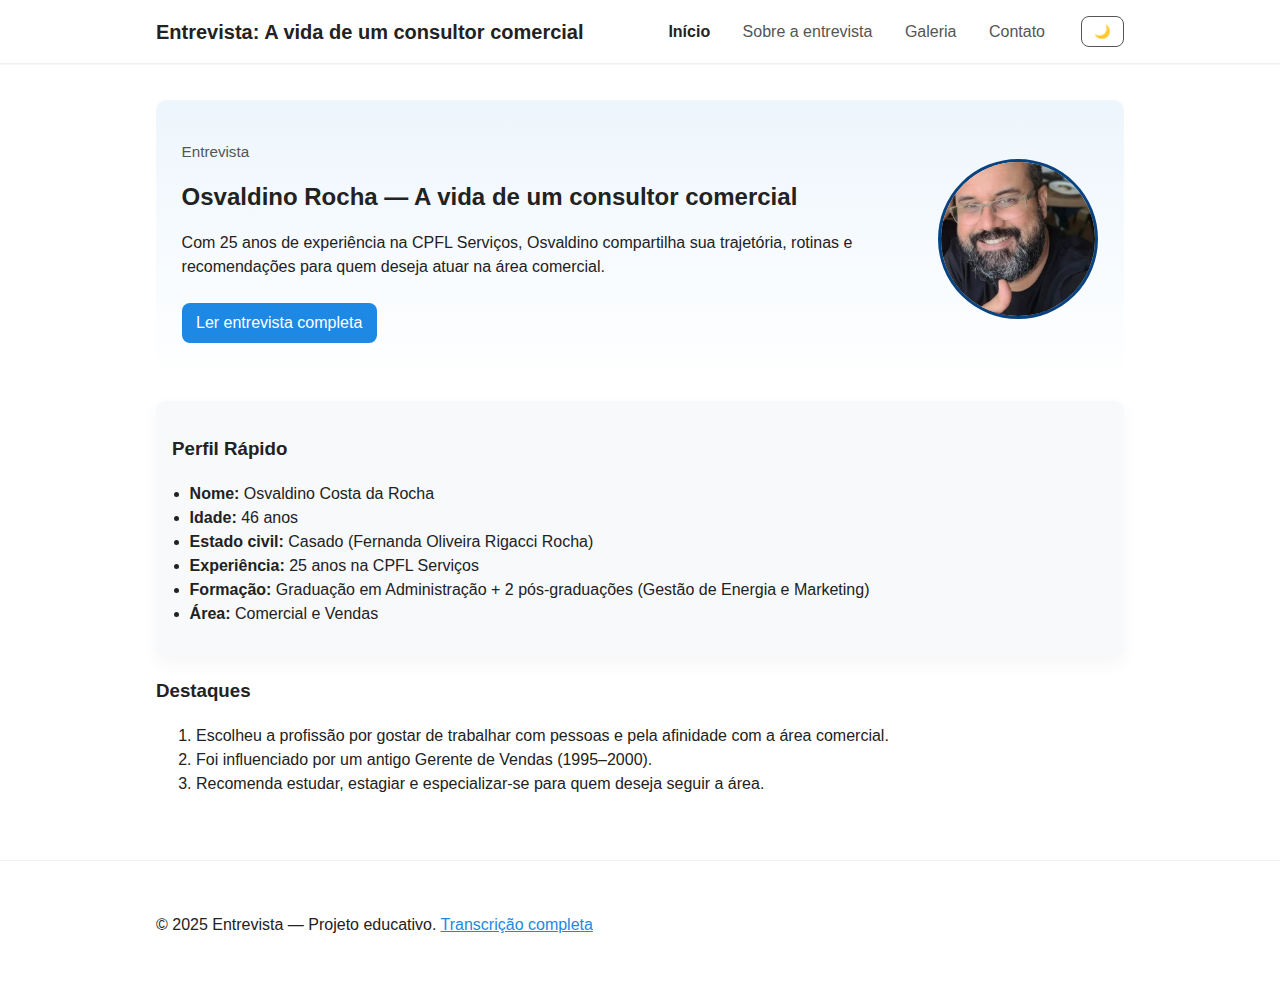
<file: index.html>
<!doctype html>
<html lang="pt-BR">
<head>
	<meta charset="utf-8">
	<meta name="viewport" content="width=device-width, initial-scale=1">
	<title>Entrevista — Osvaldino Rocha</title>
	<link rel="stylesheet" href="./assets/comum.css">
	<link rel="stylesheet" href="./assets/index.css">
	<link rel="stylesheet" href="./assets/entrevista.css">
	<script src="./scripts/script.js" defer></script>
</head>
<body>
	<header class="site-header">
		<div class="container">
			<h1 class="site-title">Entrevista: A vida de um consultor comercial</h1>
			<nav class="main-nav">
				<a href="./index.html" class="active">Início</a>
<a href="./pages/sobre.html">Sobre a entrevista</a>
<a href="./pages/galeria.html">Galeria</a>
<a href="./pages/contato.html">Contato</a>

			</nav>
			<button id="theme-toggle" class="theme-toggle" aria-label="Alternar modo">Modo escuro</button>
		</div>
	</header>

	<main class="container">
		<section class="hero">
			<div class="lead">
				<p class="kicker">Entrevista</p>
				<h2>Osvaldino Rocha — A vida de um consultor comercial</h2>
				<p>Com 25 anos de experiência na CPFL Serviços, Osvaldino compartilha sua trajetória, rotinas e recomendações para quem deseja atuar na área comercial.</p>
				<p><a href="/pages/sobre.html" class="btn">Ler entrevista completa</a></p>
			</div>
			<div class="hero-thumb">
				<img class="foto-perfil" src="./images/consultor de vendas.jpg">

			</div>
		</section>

		<section class="card">
			<h3>Perfil Rápido</h3>
			<ul>
				<li><strong>Nome:</strong> Osvaldino Costa da Rocha</li>
				<li><strong>Idade:</strong> 46 anos</li>
				<li><strong>Estado civil:</strong> Casado (Fernanda Oliveira Rigacci Rocha)</li>
				<li><strong>Experiência:</strong> 25 anos na CPFL Serviços</li>
				<li><strong>Formação:</strong> Graduação em Administração + 2 pós-graduações (Gestão de Energia e Marketing)</li>
				<li><strong>Área:</strong> Comercial e Vendas</li>
			</ul>
		</section>

		<section class="highlights">
			<h3>Destaques</h3>
			<ol>
				<li>Escolheu a profissão por gostar de trabalhar com pessoas e pela afinidade com a área comercial.</li>
				<li>Foi influenciado por um antigo Gerente de Vendas (1995–2000).</li>
				<li>Recomenda estudar, estagiar e especializar-se para quem deseja seguir a área.</li>
			</ol>
		</section>
	</main>

	<footer class="site-footer">
		<div class="container">
			<p>© 2025 Entrevista — Projeto educativo. <a href="./pages/sobre.html">Transcrição completa</a>
</p>
		</div>
	</footer>
</body>
</html>
</file>
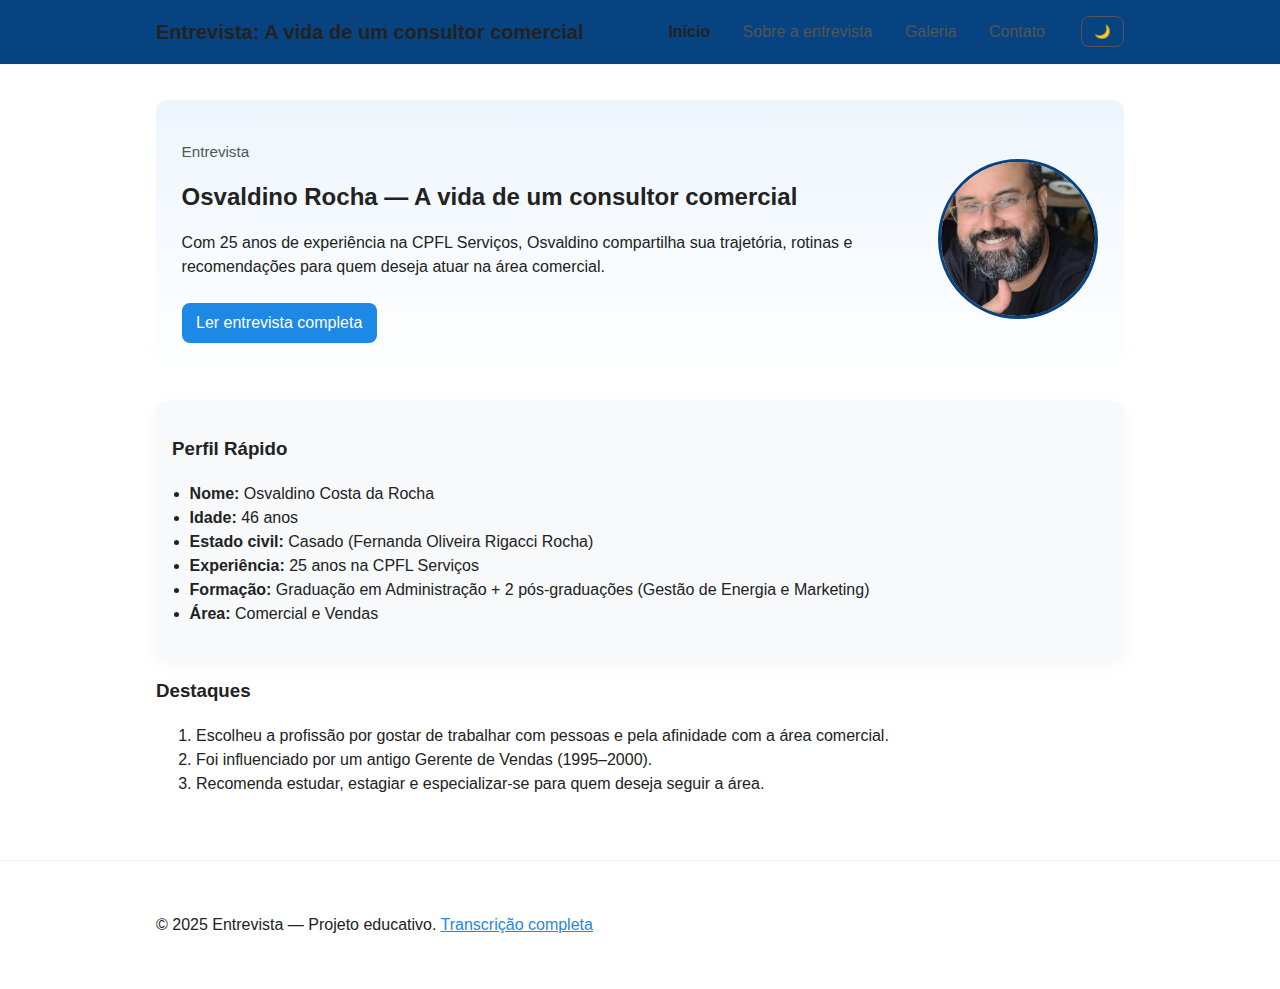
<file: pages/index.html>
<!doctype html>
<html lang="pt-BR">
<head>
	<meta charset="utf-8">
	<meta name="viewport" content="width=device-width, initial-scale=1">
	<title>Entrevista — Osvaldino Rocha</title>
	<link rel="stylesheet" href="/assets/comum.css">
	<link rel="stylesheet" href="/assets/index.css">
	<script src="/scripts/script.js" defer></script>
</head>
<body>
	<header class="site-header">
		<div class="container">
			<h1 class="site-title">Entrevista: A vida de um consultor comercial</h1>
			<nav class="main-nav">
				<a href="index.html" class="active">Início</a>
				<a href="sobre.html">Sobre a entrevista</a>
				<a href="galeria.html">Galeria</a>
				<a href="contato.html">Contato</a>
			</nav>
			<button id="theme-toggle" class="theme-toggle" aria-label="Alternar modo">Modo escuro</button>
		</div>
	</header>

	<main class="container">
		<section class="hero">
			<div class="lead">
				<p class="kicker">Entrevista</p>
				<h2>Osvaldino Rocha — A vida de um consultor comercial</h2>
				<p>Com 25 anos de experiência na CPFL Serviços, Osvaldino compartilha sua trajetória, rotinas e recomendações para quem deseja atuar na área comercial.</p>
				<p><a href="sobre.html" class="btn">Ler entrevista completa</a></p>
			</div>
			<div class="hero-thumb">
				<img class="foto-perfil" src="/images/consultor de vendas.jpg" alt="Foto de perfil (placeholder)">
			</div>
		</section>

		<section class="card">
			<h3>Perfil Rápido</h3>
			<ul>
				<li><strong>Nome:</strong> Osvaldino Costa da Rocha</li>
				<li><strong>Idade:</strong> 46 anos</li>
				<li><strong>Estado civil:</strong> Casado (Fernanda Oliveira Rigacci Rocha)</li>
				<li><strong>Experiência:</strong> 25 anos na CPFL Serviços</li>
				<li><strong>Formação:</strong> Graduação em Administração + 2 pós-graduações (Gestão de Energia e Marketing)</li>
				<li><strong>Área:</strong> Comercial e Vendas</li>
			</ul>
		</section>

		<section class="highlights">
			<h3>Destaques</h3>
			<ol>
				<li>Escolheu a profissão por gostar de trabalhar com pessoas e pela afinidade com a área comercial.</li>
				<li>Foi influenciado por um antigo Gerente de Vendas (1995–2000).</li>
				<li>Recomenda estudar, estagiar e especializar-se para quem deseja seguir a área.</li>
			</ol>
		</section>
	</main>

	<footer class="site-footer">
		<div class="container">
			<p>© 2025 Entrevista — Projeto educativo. <a href="sobre.html">Transcrição completa</a></p>
		</div>
	</footer>
</body>
</html>
</file>
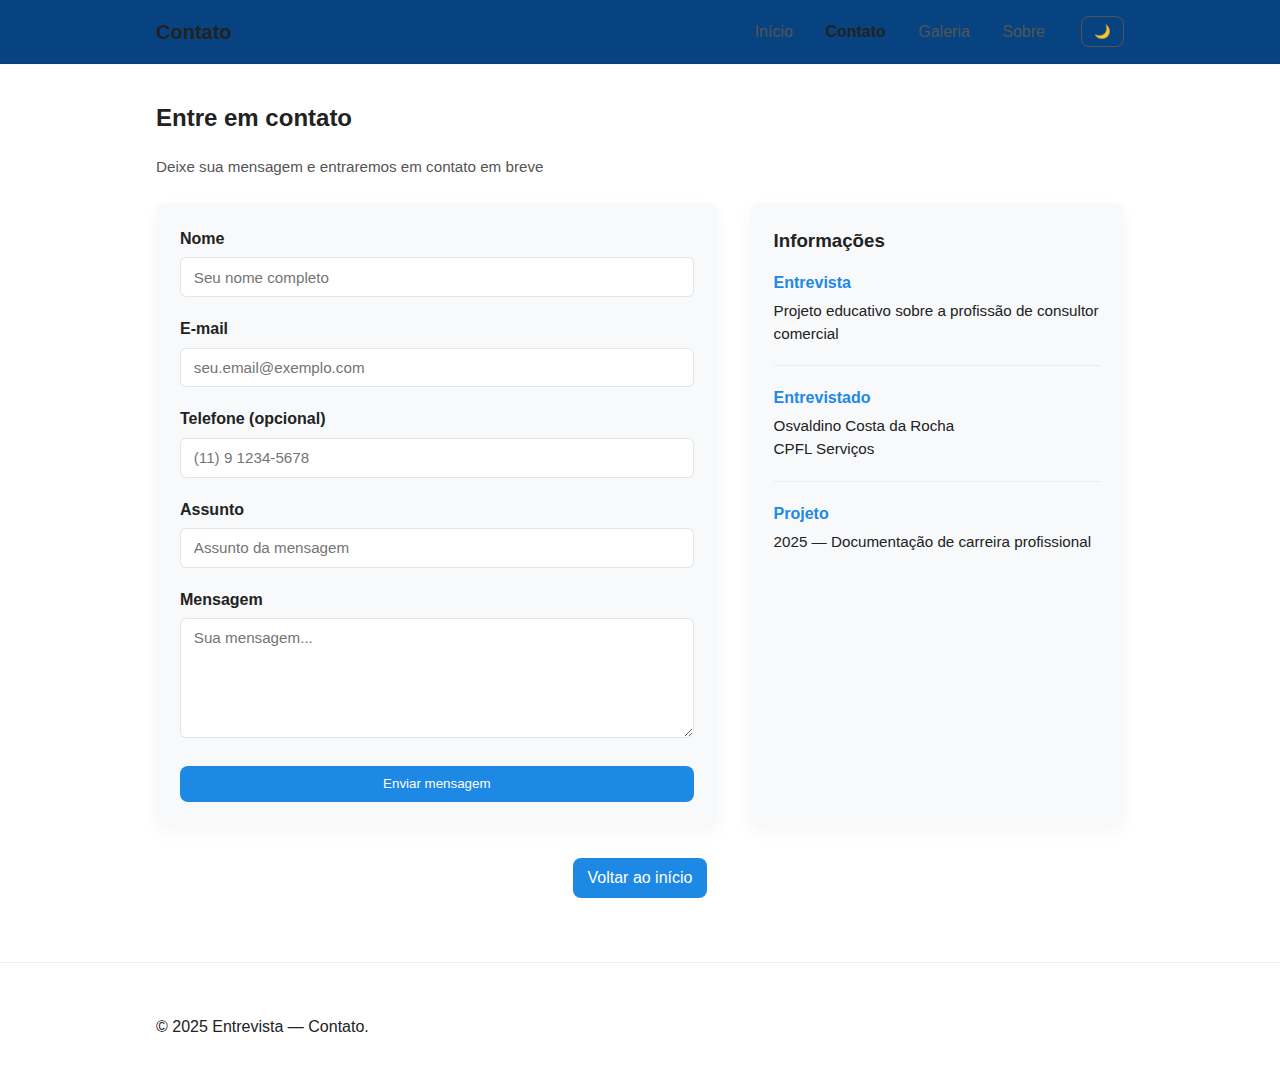
<file: pages/contato.html>
<!doctype html>
<html lang="pt-BR">
<head>
  <meta charset="utf-8">
  <meta name="viewport" content="width=device-width, initial-scale=1">
  <title>Contato — Entrevista</title>

  <!-- Caminhos corrigidos -->
  <link rel="stylesheet" href="../assets/comum.css">
  <link rel="stylesheet" href="../assets/contato.css">
  <script src="../scripts/script.js" defer></script>
</head>

<body>
  <header class="site-header">
    <div class="container">
      <h1 class="site-title">Contato</h1>

      <nav class="main-nav">

        <!-- Links corrigidos -->
        <a href="../index.html">Início</a>
        <a href="./contato.html" class="active">Contato</a>
        <a href="./galeria.html">Galeria</a>
        <a href="./sobre.html">Sobre</a>

      </nav>

      <button id="theme-toggle" class="theme-toggle" aria-label="Alternar modo">
        Modo escuro
      </button>
    </div>
  </header>

  <main class="container">
    <section class="intro">
      <h2>Entre em contato</h2>
      <p class="kicker">Deixe sua mensagem e entraremos em contato em breve</p>
    </section>

    <div class="contact-wrapper">
      <form class="contact-form" id="contactForm">
        <div class="form-group">
          <label for="name">Nome</label>
          <input type="text" id="name" name="name" required placeholder="Seu nome completo">
        </div>

        <div class="form-group">
          <label for="email">E-mail</label>
          <input type="email" id="email" name="email" required placeholder="seu.email@exemplo.com">
        </div>

        <div class="form-group">
          <label for="phone">Telefone (opcional)</label>
          <input type="tel" id="phone" name="phone" placeholder="(11) 9 1234-5678">
        </div>

        <div class="form-group">
          <label for="subject">Assunto</label>
          <input type="text" id="subject" name="subject" required placeholder="Assunto da mensagem">
        </div>

        <div class="form-group">
          <label for="message">Mensagem</label>
          <textarea id="message" name="message" rows="5" required placeholder="Sua mensagem..."></textarea>
        </div>

        <button type="submit" class="btn btn-submit">Enviar mensagem</button>
      </form>

      <div class="contact-info">
        <h3>Informações</h3>

        <div class="info-item">
          <strong>Entrevista</strong>
          <p>Projeto educativo sobre a profissão de consultor comercial</p>
        </div>

        <div class="info-item">
          <strong>Entrevistado</strong>
          <p>Osvaldino Costa da Rocha<br>CPFL Serviços</p>
        </div>

        <div class="info-item">
          <strong>Projeto</strong>
          <p>2025 — Documentação de carreira profissional</p>
        </div>
      </div>
    </div>

    <p style="margin-top:1.5rem;text-align:center;">
      <a href="../index.html" class="btn">Voltar ao início</a>
    </p>
  </main>

  <footer class="site-footer">
    <div class="container">
      <p>© 2025 Entrevista — Contato.</p>
    </div>
  </footer>

  <script>
    document.getElementById('contactForm').addEventListener('submit', function(e) {
      e.preventDefault();
      alert('Obrigado pela mensagem! Em breve entraremos em contato.');
      this.reset();
    });
  </script>

</body>
</html>
</file>
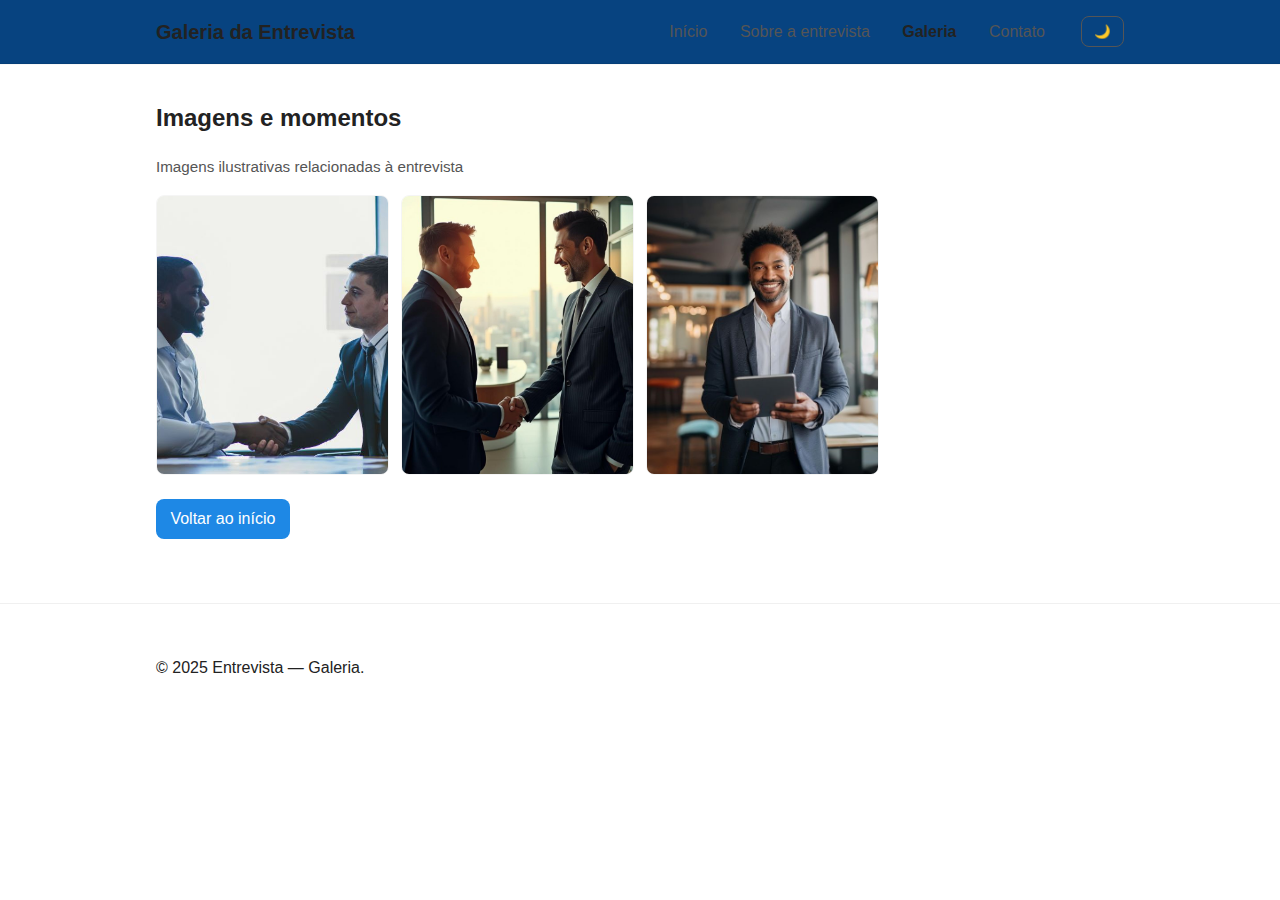
<file: pages/galeria.html>
<!doctype html>
<html lang="pt-BR">
<head>
  <meta charset="utf-8">
  <meta name="viewport" content="width=device-width, initial-scale=1">
  <title>Galeria — Entrevista</title>

  <!-- Caminhos corrigidos -->
  <link rel="stylesheet" href="../assets/comum.css">
  <script src="../scripts/script.js" defer></script>
</head>
<body>
  <header class="site-header">
    <div class="container">
      <h1 class="site-title">Galeria da Entrevista</h1>
      <nav class="main-nav">

        <!-- Links corrigidos -->
        <a href="../index.html">Início</a>
        <a href="sobre.html">Sobre a entrevista</a>
        <a href="galeria.html" class="active">Galeria</a>
        <a href="contato.html">Contato</a>

      </nav>
      <button id="theme-toggle" class="theme-toggle" aria-label="Alternar modo">Modo escuro</button>
    </div>
  </header>

  <main class="container">
    <section class="intro">
      <h2>Imagens e momentos</h2>
      <p class="kicker">Imagens ilustrativas relacionadas à entrevista</p>
    </section>

    <section class="gallery">

      <!-- Caminhos corrigidos -->
      <img src="../images/consultor.jpg" alt="Imagem 1">
      <img src="../images/entrevista vendedor.jpg" alt="Imagem 2">
      <img src="../images/vendedor.jpg" alt="Imagem 3">

    </section>

    <p style="margin-top:1rem;">
      <a href="../index.html" class="btn">Voltar ao início</a>
    </p>
  </main>

  <footer class="site-footer">
    <div class="container">
      <p>© 2025 Entrevista — Galeria.</p>
    </div>
  </footer>
</body>
</html>
</file>
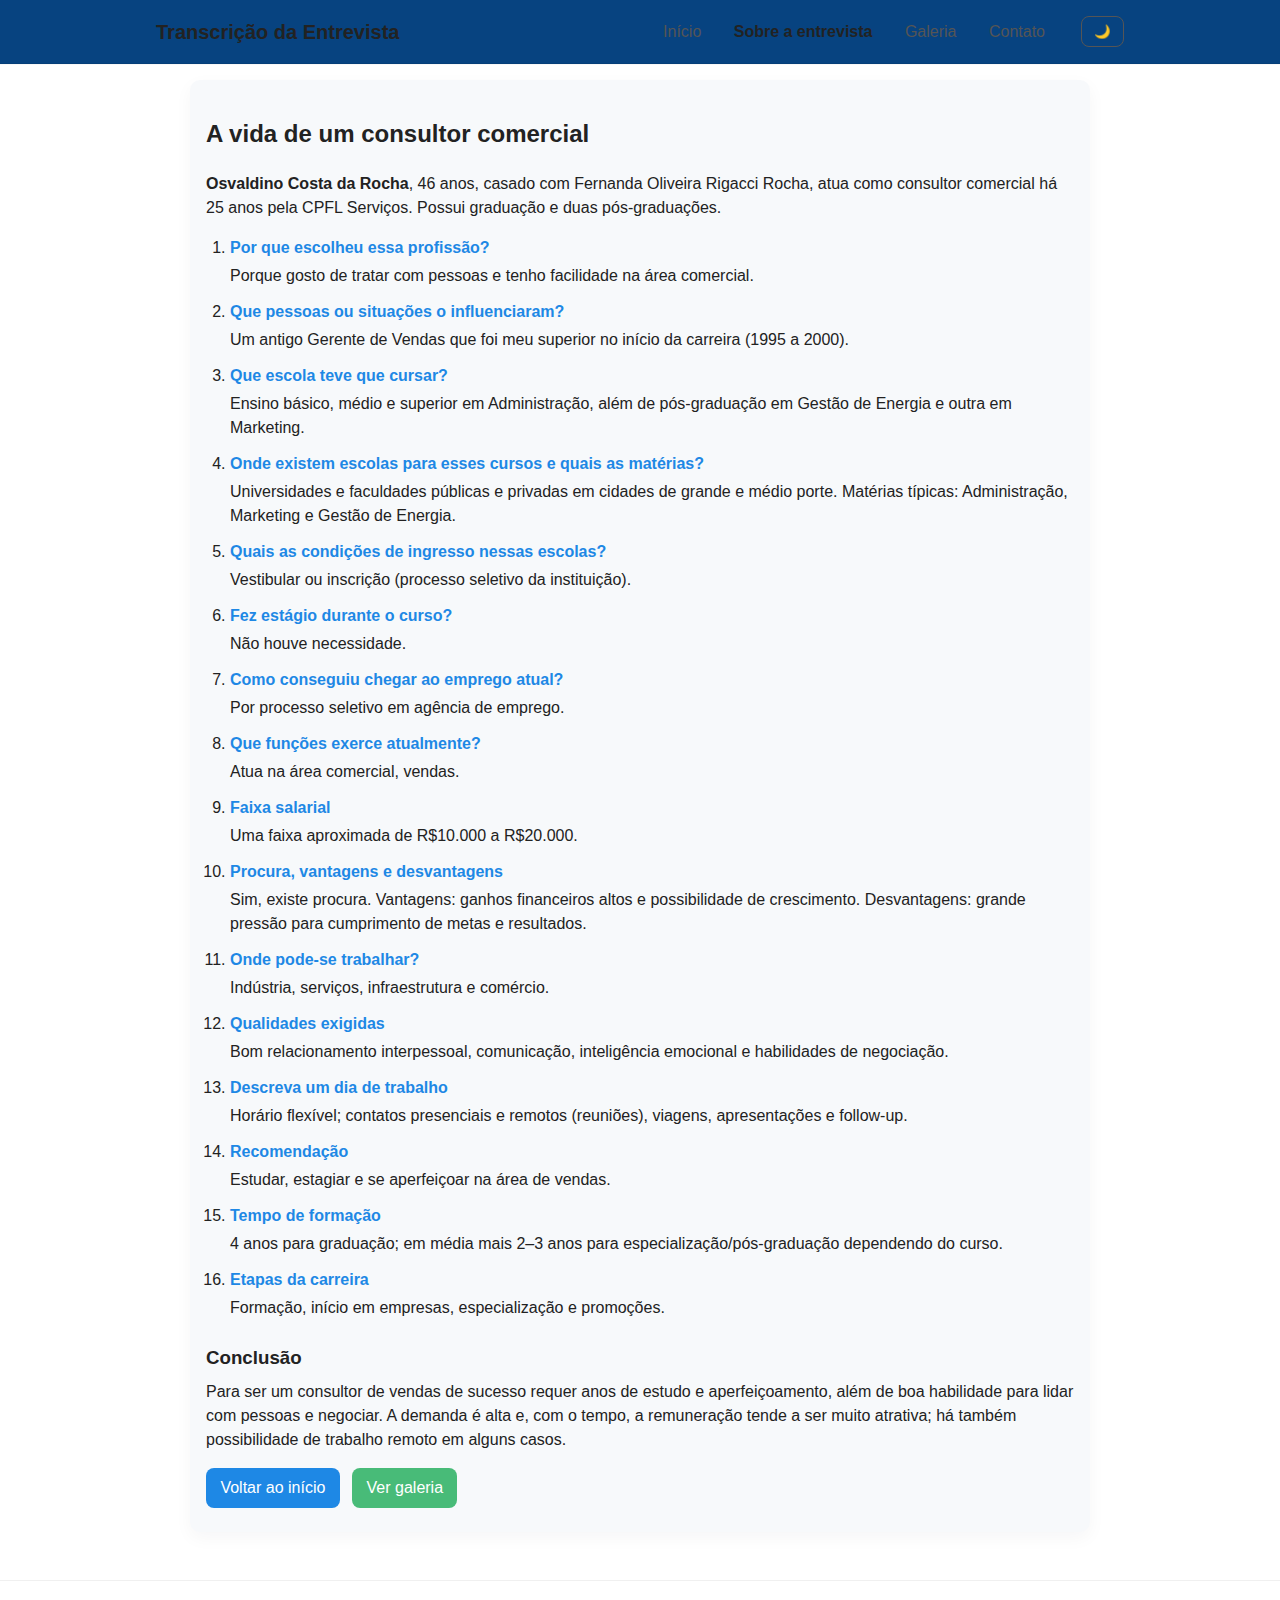
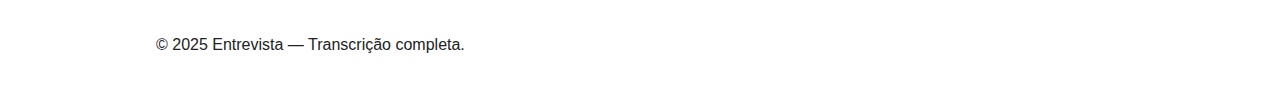
<file: pages/sobre.html>
<!doctype html>
<html lang="pt-BR">
<head>
  <meta charset="utf-8">
  <meta name="viewport" content="width=device-width, initial-scale=1">
  <title>Sobre a entrevista — Osvaldino Rocha</title>

  <!-- Caminhos corrigidos -->
  <link rel="stylesheet" href="../assets/comum.css">
  <link rel="stylesheet" href="../assets/sobre.css">
  <script src="../scripts/script.js" defer></script>
</head>

<body>
  <header class="site-header">
    <div class="container">
      <h1 class="site-title">Transcrição da Entrevista</h1>

      <nav class="main-nav">

        <!-- Caminhos relativos CORRETOS -->
        <a href="../index.html">Início</a>
        <a href="./sobre.html" class="active">Sobre a entrevista</a>
        <a href="./galeria.html">Galeria</a>
        <a href="./contato.html">Contato</a>

      </nav>

      <button id="theme-toggle" class="theme-toggle" aria-label="Alternar modo">
        Modo escuro
      </button>
    </div>
  </header>

  <main class="container">
    <article class="card">
      <h2>A vida de um consultor comercial</h2>
      <p><strong>Osvaldino Costa da Rocha</strong>, 46 anos, casado com Fernanda Oliveira Rigacci Rocha, atua como consultor comercial há 25 anos pela CPFL Serviços. Possui graduação e duas pós-graduações.</p>

      <ol>
        <li>
          <strong>Por que escolheu essa profissão?</strong>
          <p>Porque gosto de tratar com pessoas e tenho facilidade na área comercial.</p>
        </li>

        <li>
          <strong>Que pessoas ou situações o influenciaram?</strong>
          <p>Um antigo Gerente de Vendas que foi meu superior no início da carreira (1995 a 2000).</p>
        </li>

        <li>
          <strong>Que escola teve que cursar?</strong>
          <p>Ensino básico, médio e superior em Administração, além de pós-graduação em Gestão de Energia e outra em Marketing.</p>
        </li>

        <li>
          <strong>Onde existem escolas para esses cursos e quais as matérias?</strong>
          <p>Universidades e faculdades públicas e privadas em cidades de grande e médio porte. Matérias típicas: Administração, Marketing e Gestão de Energia.</p>
        </li>

        <li>
          <strong>Quais as condições de ingresso nessas escolas?</strong>
          <p>Vestibular ou inscrição (processo seletivo da instituição).</p>
        </li>

        <li>
          <strong>Fez estágio durante o curso?</strong>
          <p>Não houve necessidade.</p>
        </li>

        <li>
          <strong>Como conseguiu chegar ao emprego atual?</strong>
          <p>Por processo seletivo em agência de emprego.</p>
        </li>

        <li>
          <strong>Que funções exerce atualmente?</strong>
          <p>Atua na área comercial, vendas.</p>
        </li>

        <li>
          <strong>Faixa salarial</strong>
          <p>Uma faixa aproximada de R$10.000 a R$20.000.</p>
        </li>

        <li>
          <strong>Procura, vantagens e desvantagens</strong>
          <p>Sim, existe procura. Vantagens: ganhos financeiros altos e possibilidade de crescimento. Desvantagens: grande pressão para cumprimento de metas e resultados.</p>
        </li>

        <li>
          <strong>Onde pode-se trabalhar?</strong>
          <p>Indústria, serviços, infraestrutura e comércio.</p>
        </li>

        <li>
          <strong>Qualidades exigidas</strong>
          <p>Bom relacionamento interpessoal, comunicação, inteligência emocional e habilidades de negociação.</p>
        </li>

        <li>
          <strong>Descreva um dia de trabalho</strong>
          <p>Horário flexível; contatos presenciais e remotos (reuniões), viagens, apresentações e follow-up.</p>
        </li>

        <li>
          <strong>Recomendação</strong>
          <p>Estudar, estagiar e se aperfeiçoar na área de vendas.</p>
        </li>

        <li>
          <strong>Tempo de formação</strong>
          <p>4 anos para graduação; em média mais 2–3 anos para especialização/pós-graduação dependendo do curso.</p>
        </li>

        <li>
          <strong>Etapas da carreira</strong>
          <p>Formação, início em empresas, especialização e promoções.</p>
        </li>
      </ol>

      <h3>Conclusão</h3>
      <p>Para ser um consultor de vendas de sucesso requer anos de estudo e aperfeiçoamento, além de boa habilidade para lidar com pessoas e negociar. A demanda é alta e, com o tempo, a remuneração tende a ser muito atrativa; há também possibilidade de trabalho remoto em alguns casos.</p>

      <p>
        <a href="../index.html" class="btn">Voltar ao início</a>
        <a href="./galeria.html" class="btn" style="margin-left:0.5rem;background:#48bb78;">
          Ver galeria
        </a>
      </p>
    </article>
  </main>

  <footer class="site-footer">
    <div class="container">
      <p>© 2025 Entrevista — Transcrição completa.</p>
    </div>
  </footer>
</body>
</html>
</file>
<file: assets/comum.css>
:root{
  --bg: #ffffff;
  --text: #222222;
  --muted: #555555;
  --accent: #1e88e5;
  --card: #f7f9fb;
}

body.dark{
  --bg: #0f1720;
  --text: #e6eef6;
  --muted: #b8c7d6;
  --accent: #074380;
  --card: #0b1220;
}

@keyframes fadeIn{from{opacity:0;transform:translateY(10px)}to{opacity:1;transform:translateY(0)}}
@keyframes slideInLeft{from{opacity:0;transform:translateX(-20px)}to{opacity:1;transform:translateX(0)}}
@keyframes slideInRight{from{opacity:0;transform:translateX(20px)}to{opacity:1;transform:translateX(0)}}
@keyframes pulse{0%,100%{opacity:1}50%{opacity:0.8}}

*{box-sizing:border-box}
body{
  margin:0;
  font-family: Inter, -apple-system, BlinkMacSystemFont, "Segoe UI", Roboto, "Helvetica Neue", Arial;
  background:var(--bg);
  color:var(--text);
  line-height:1.5;
  animation:fadeIn 0.6s ease-out;
}

h1, h2, h3{color:var(--text)}

.container{
  max-width:1000px;
  margin:0 auto;
  padding:1rem;
}

.site-header{
  border-bottom:1px solid rgba(0,0,0,0.06);
  background:#074380;
  box-shadow: 0 1px 0 rgba(0,0,0,0.03);
}
.site-header .container{display:flex;align-items:center;gap:1rem;}
.site-title{font-size:1.25rem;margin:0;flex:1}

.main-nav a{
  margin-right:0.75rem;
  text-decoration:none;
  color:var(--muted);
  padding:6px 8px;
  border-radius:6px;
  transition:all 0.2s ease
}
.main-nav a:hover{
  background:rgba(0,0,0,0.03);
  color:var(--text);
  transform:translateY(-2px)
}
.main-nav a.active{
  color:var(--text);
  font-weight:700
}

.theme-toggle{
  background:transparent;
  border:1px solid var(--muted);
  color:var(--text);
  padding:0.45rem 0.75rem;
  border-radius:8px;
  cursor:pointer;
  transition:all 0.2s ease
}
.theme-toggle:hover{
  background:rgba(0,0,0,0.04);
  border-color:var(--accent);
  color:var(--accent)
}

.btn{
  display:inline-block;
  margin-top:0.5rem;
  padding:0.5rem 0.9rem;
  background:var(--accent);
  color:white;
  border-radius:8px;
  text-decoration:none;
  transition:all 0.2s ease;
  cursor:pointer;
  border:none
}
.btn:hover{
  transform:translateY(-2px);
  box-shadow:0 4px 12px rgba(30,136,229,0.3)
}

.card{
  margin-top:1rem;
  padding:1rem;
  background:var(--card);
  border-radius:10px;
  box-shadow:0 6px 18px rgba(16,24,40,0.04);
  animation:fadeIn 0.9s ease-out;
  transition:all 0.3s ease
}
.card:hover{
  transform:translateY(-4px);
  box-shadow:0 12px 24px rgba(16,24,40,0.08)
}
.card ul{padding-left:1.1rem}

.kicker{color:var(--muted);font-size:.95rem}

.site-footer{
  margin-top:2rem;
  padding:1.25rem 0;
  border-top:1px solid rgba(0,0,0,0.06);
}
.site-footer a{color:var(--accent)}

.gallery{
  display:grid;
  grid-template-columns:repeat(auto-fill, minmax(200px, 1fr));
  gap:12px;
  margin-top:1rem
}

.gallery img{
  width:100%;
  height:280px;
  object-fit:cover;
  border-radius:8px;
  border:1px solid rgba(0,0,0,0.04);
  transition:all 0.3s ease;
  cursor:pointer;
  animation:fadeIn 1s ease-out
}

.gallery img:hover{
  transform:scale(1.08) rotate(1deg);
  box-shadow:0 8px 20px rgba(0,0,0,0.15)
}

.gallery img:nth-child(1){animation-delay:0s}
.gallery img:nth-child(2){animation-delay:0.1s}
.gallery img:nth-child(3){animation-delay:0.2s}
.gallery img:nth-child(4){animation-delay:0.3s}
.gallery img:nth-child(5){animation-delay:0.4s}
.gallery img:nth-child(6){animation-delay:0.5s}

@media (max-width:600px){
  .site-header .container{flex-direction:column;align-items:flex-start}
  .main-nav{margin-top:0.5rem}
}

@media (max-width:768px){
  .gallery{
    grid-template-columns:repeat(auto-fill, minmax(150px, 1fr));
    gap:10px
  }
  .gallery img{height:180px}
}

@media (max-width:480px){
  .gallery{
    grid-template-columns:repeat(2, 1fr);
    gap:8px
  }
  .gallery img{height:150px}
}
</file>
<file: assets/index.css>
.hero{
  margin-top:1.25rem;
  background:linear-gradient(180deg, rgba(30,136,229,0.08), transparent);
  padding:1.25rem;
  border-radius:10px;
  display:flex;
  gap:1rem;
  align-items:center;
  animation:slideInLeft 0.7s ease-out
}
.hero .lead{flex:1}
.hero h2{margin:0 0 0.25rem 0}
.hero-thumb img{
  animation:slideInRight 0.7s ease-out;
  transition:transform 0.3s ease;
}
.hero-thumb img:hover{transform:scale(1.05)}

.foto-perfil {
    width:160px;
    height:160px;
    border-radius:100px;
    object-fit:cover;
     border: 3px solid #074380;
}

.intro{
  margin-top:1rem;
  background:var(--card);
  padding:1rem;
  border-radius:8px;
  animation:fadeIn 0.8s ease-out
}
.intro h2{margin-top:0}

.highlights{margin-top:1rem}

@media (min-width:900px){
  .hero{padding:1.6rem}
  .hero h2{font-size:1.5rem}
}
</file>
<file: assets/entrevista.css>
:root{
  --bg: #ffffff;
  --text: #222222;
  --muted: #555555;
  --accent: #1e88e5;
  --card: #f7f9fb;
}

body.dark{
  --bg: #0f1720;
  --text: #e6eef6;
  --muted: #b8c7d6;
  --accent: #4aa3ff;
  --card: #0b1220;
}

*{box-sizing:border-box}
@keyframes fadeIn{from{opacity:0;transform:translateY(10px)}to{opacity:1;transform:translateY(0)}}
@keyframes slideInLeft{from{opacity:0;transform:translateX(-20px)}to{opacity:1;transform:translateX(0)}}
@keyframes slideInRight{from{opacity:0;transform:translateX(20px)}to{opacity:1;transform:translateX(0)}}
@keyframes pulse{0%,100%{opacity:1}50%{opacity:0.8}}
body{
  margin:0;
  font-family: Inter, -apple-system, BlinkMacSystemFont, "Segoe UI", Roboto, "Helvetica Neue", Arial;
  background:var(--bg);
  color:var(--text);
  line-height:1.5;
  animation:fadeIn 0.6s ease-out;
}

.container{
  max-width:1000px;
  margin:0 auto;
  padding:1rem;
}

.site-header{
  border-bottom:1px solid rgba(0,0,0,0.06);
  background:linear-gradient(180deg, rgba(255,255,255,0.6), transparent);
  box-shadow: 0 1px 0 rgba(0,0,0,0.03);
}
.site-header .container{display:flex;align-items:center;gap:1rem;}
.site-title{font-size:1.25rem;margin:0;flex:1}

.main-nav a{margin-right:0.75rem;text-decoration:none;color:var(--muted);padding:6px 8px;border-radius:6px;transition:all 0.2s ease}
.main-nav a:hover{background:rgba(0,0,0,0.03);color:var(--text);transform:translateY(-2px)}
.main-nav a.active{color:var(--text);font-weight:700}

.theme-toggle{
  background:transparent;border:1px solid var(--muted);color:var(--text);padding:0.45rem 0.75rem;border-radius:8px;cursor:pointer;transition:all 0.2s ease
}
.theme-toggle:hover{background:rgba(0,0,0,0.04);border-color:var(--accent);color:var(--accent)}

.hero{margin-top:1.25rem;background:linear-gradient(180deg, rgba(30,136,229,0.08), transparent);padding:1.25rem;border-radius:10px;display:flex;gap:1rem;align-items:center;animation:slideInLeft 0.7s ease-out}
.hero .lead{flex:1}
.hero h2{margin:0 0 0.25rem 0}
.hero-thumb img{animation:slideInRight 0.7s ease-out;transition:transform 0.3s ease}
.hero-thumb img:hover{transform:scale(1.05)}
.intro{margin-top:1rem;background:var(--card);padding:1rem;border-radius:8px;animation:fadeIn 0.8s ease-out}
.intro h2{margin-top:0}
.btn{display:inline-block;margin-top:0.5rem;padding:0.5rem 0.9rem;background:var(--accent);color:white;border-radius:8px;text-decoration:none;transition:all 0.2s ease;cursor:pointer;border:none}
.btn:hover{transform:translateY(-2px);box-shadow:0 4px 12px rgba(30,136,229,0.3)}

.card{margin-top:1rem;padding:1rem;background:var(--card);border-radius:10px;box-shadow:0 6px 18px rgba(16,24,40,0.04);animation:fadeIn 0.9s ease-out;transition:all 0.3s ease}
.card:hover{transform:translateY(-4px);box-shadow:0 12px 24px rgba(16,24,40,0.08)}
.card ul{padding-left:1.1rem}

.gallery{
  display:grid;
  grid-template-columns:repeat(auto-fill, minmax(200px, 1fr));
  gap:12px;
  margin-top:1rem;
}
.gallery img{width:100%;height:160px;object-fit:cover;border-radius:8px;border:1px solid rgba(0,0,0,0.04);transition:all 0.3s ease;cursor:pointer;animation:fadeIn 1s ease-out}
.gallery img:hover{transform:scale(1.08) rotate(1deg);box-shadow:0 8px 20px rgba(0,0,0,0.15)}

.kicker{color:var(--muted);font-size:.95rem}

.highlights{margin-top:1rem}

.site-footer{margin-top:2rem;padding:1.25rem 0;border-top:1px solid rgba(0,0,0,0.06)}
.site-footer a{color:var(--accent)}

@media (max-width:600px){
  .site-header .container{flex-direction:column;align-items:flex-start}
  .main-nav{margin-top:0.5rem}
}

@media (min-width:900px){
  .hero{padding:1.6rem}
  .hero h2{font-size:1.5rem}
}

h1,h2,h3{color:var(--text)}
</file>
<file: assets/contato.css>
.contact-wrapper{
  display:grid;
  grid-template-columns:1.5fr 1fr;
  gap:2rem;
  margin-top:1.5rem;
  animation:fadeIn 0.9s ease-out
}

.contact-form{
  background:var(--card);
  padding:1.5rem;
  border-radius:10px;
  box-shadow:0 6px 18px rgba(16,24,40,0.04)
}

.form-group{
  margin-bottom:1.25rem;
  display:flex;
  flex-direction:column
}

.form-group label{
  font-weight:600;
  margin-bottom:0.4rem;
  color:var(--text)
}

.form-group input,
.form-group textarea{
  padding:0.65rem 0.8rem;
  border:1px solid rgba(0,0,0,0.1);
  border-radius:6px;
  background:var(--bg);
  color:var(--text);
  font-family:inherit;
  font-size:0.95rem;
  transition:all 0.2s ease
}

.form-group input:focus,
.form-group textarea:focus{
  outline:none;
  border-color:var(--accent);
  box-shadow:0 0 0 3px rgba(30,136,229,0.1)
}

.form-group textarea{
  resize:vertical;
  min-height:120px
}

.btn-submit{
  width:100%;
  padding:0.65rem 1rem;
  margin-top:0.5rem
}

.contact-info{
  background:var(--card);
  padding:1.5rem;
  border-radius:10px;
  box-shadow:0 6px 18px rgba(16,24,40,0.04);
  animation:slideInRight 0.7s ease-out
}

.contact-info h3{
  margin-top:0;
  margin-bottom:1rem
}

.info-item{
  margin-bottom:1.25rem;
  padding-bottom:1.25rem;
  border-bottom:1px solid rgba(0,0,0,0.05)
}

.info-item:last-child{
  border-bottom:none;
  margin-bottom:0;
  padding-bottom:0
}

.info-item strong{
  display:block;
  margin-bottom:0.3rem;
  color:var(--accent)
}

.info-item p{
  margin:0;
  font-size:0.95rem;
  line-height:1.5
}

@media (max-width:768px){
  .contact-wrapper{
    grid-template-columns:1fr;
    gap:1.5rem
  }

  .contact-form,
  .contact-info{
    padding:1rem
  }
}

@media (max-width:480px){
  .form-group input,
  .form-group textarea{
    padding:0.5rem 0.6rem;
    font-size:16px
  }

  .btn-submit{
    padding:0.6rem 0.8rem
  }
}
</file>
<file: assets/sobre.css>
article.card{
  max-width:900px;
  margin:0 auto
}

article.card ol{
  padding-left:1.5rem
}

article.card li{
  margin-bottom:0.75rem
}

article.card li strong{
  display:block;
  margin-bottom:0.25rem;
  color:var(--accent)
}

article.card p{
  margin:0.25rem 0 0.5rem 0
}

article.card h3{
  margin-top:1.5rem;
  margin-bottom:0.5rem
}

.question{
  display:flex;
  gap:1rem;
  margin:1rem 0
}

.question-number{
  flex-shrink:0;
  width:2rem;
  height:2rem;
  background:var(--accent);
  color:white;
  border-radius:50%;
  display:flex;
  align-items:center;
  justify-content:center;
  font-weight:bold
}

.question-content{flex:1}

@media (max-width:600px){
  article.card{
    padding:0.75rem
  }
  article.card ol{
    padding-left:1rem
  }
}
</file>
